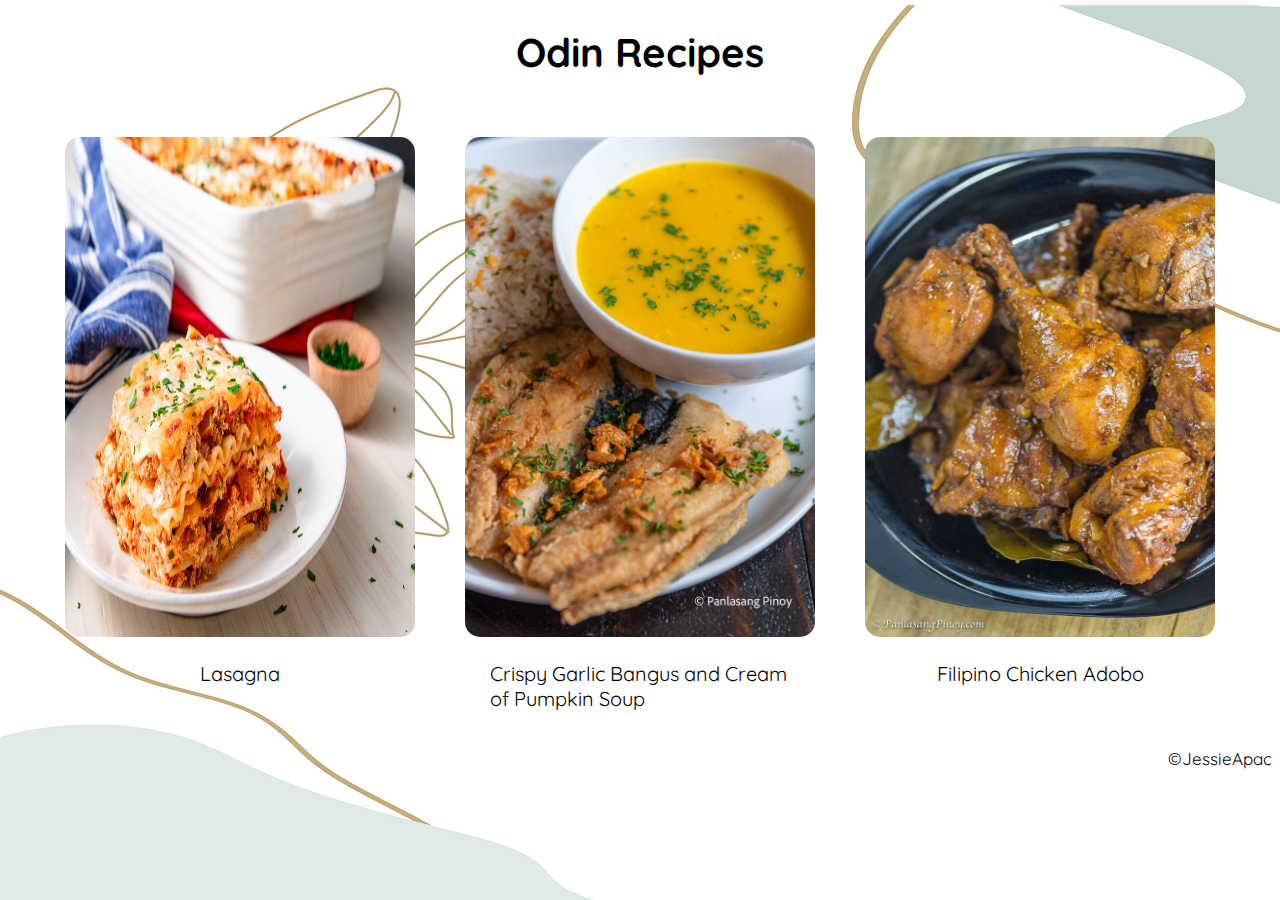
<file: index.html>
<!DOCTYPE html>
<html lang="en">
<head>
    <meta charset="UTF-8">
    <meta http-equiv="X-UA-Compatible" content="IE=edge">
    <meta name="viewport" content="width=device-width, initial-scale=1.0">
    <link rel="stylesheet" href="style.css">
    <title>iCook</title>
</head>
<body>
    <h1>Odin Recipes</h1>
    <div id="content">
        <div class="item">
            <a href="/recipe/lasagna_recipe.html"><img src="img/lasagna.jpg"></a>
            <p>Lasagna</p>
        </div>
        <div class="item">
            <a href="/recipe/bangus_recipe.html"><img src="img/bangus.jpg"></a>
            <p>Crispy Garlic Bangus and Cream of Pumpkin Soup</p>
        </div>
        <div class="item">
            <a href="/recipe/adobo_recipe.html"><img src="img/adobo.jpg"></a>
            <p>Filipino Chicken Adobo</p>
        </div>
    </div>
    <p class="copyright">©JessieApac</p>
</body>
</html>
</file>
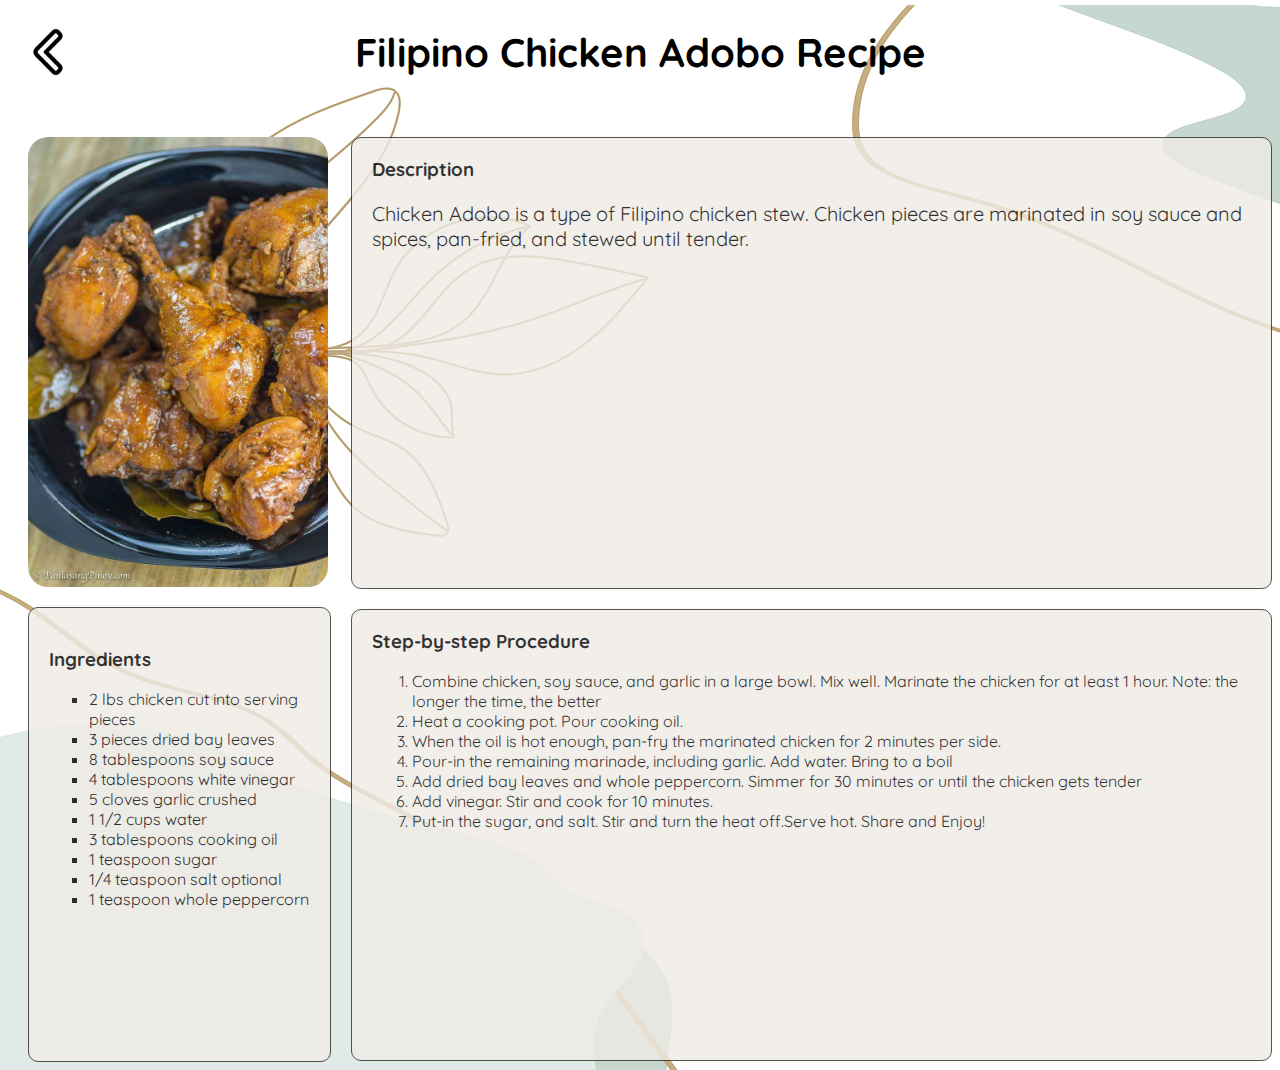
<file: recipe/adobo_recipe.html>
<!DOCTYPE html>
<html lang="en">
<head>
    <meta charset="UTF-8">
    <meta http-equiv="X-UA-Compatible" content="IE=edge">
    <meta name="viewport" content="width=device-width, initial-scale=1.0">
    <link rel="stylesheet" href="/style.css">
    <title>iCook - Filipino Chicken Adobo Recipe</title>
</head>
<body>
    <a href="/recipe/bangus_recipe.html"><img class="logo" src="/img/logo.png"></a>
    <a href="/index.html"><img class="logoright" src="/img/logo.png"></a>
    <h1>Filipino Chicken Adobo Recipe</h1>
    <div class="content">
        <div class="left">
            <img src="/img/adobo.jpg">
            <div class="ingredient-container">
                <h3>Ingredients</h3>
                <ul>
                    <li> 2 lbs chicken cut into serving pieces</li>
                    <li> 3 pieces dried bay leaves</li>
                    <li> 8 tablespoons soy sauce</li>
                    <li> 4 tablespoons white vinegar</li>
                    <li> 5 cloves garlic crushed</li>
                    <li> 1 1/2 cups water</li>
                    <li> 3 tablespoons cooking oil</li>
                    <li> 1 teaspoon sugar</li>
                    <li> 1/4 teaspoon salt optional</li>
                    <li> 1 teaspoon whole peppercorn</li>
                </ul>
            </div>
        </div>
        <div class="right">
            <div class="top-right">
                <h3>Description</h3>
                <p> Chicken Adobo is a type of Filipino chicken stew. Chicken pieces are marinated in soy sauce and spices, pan-fried, and stewed until tender.</p>
            </div>
            <div class="step-container">
                <h3>Step-by-step Procedure</h3>
                <ol>
                    <li>Combine chicken, soy sauce, and garlic in a large bowl. Mix well. Marinate the chicken for at least 1 hour. Note: the longer the time, the better</li>
                    <li>Heat a cooking pot. Pour cooking oil.</li>
                    <li>When the oil is hot enough, pan-fry the marinated chicken for 2 minutes per side.</li>
                    <li>Pour-in the remaining marinade, including garlic. Add water. Bring to a boil</li>
                    <li>Add dried bay leaves and whole peppercorn. Simmer for 30 minutes or until the chicken gets tender</li>
                    <li>Add vinegar. Stir and cook for 10 minutes.</li>
                    <li>Put-in the sugar, and salt. Stir and turn the heat off.Serve hot. Share and Enjoy!</li>
                </ol>
            </div>
    </div>
</body>
</html>
</file>
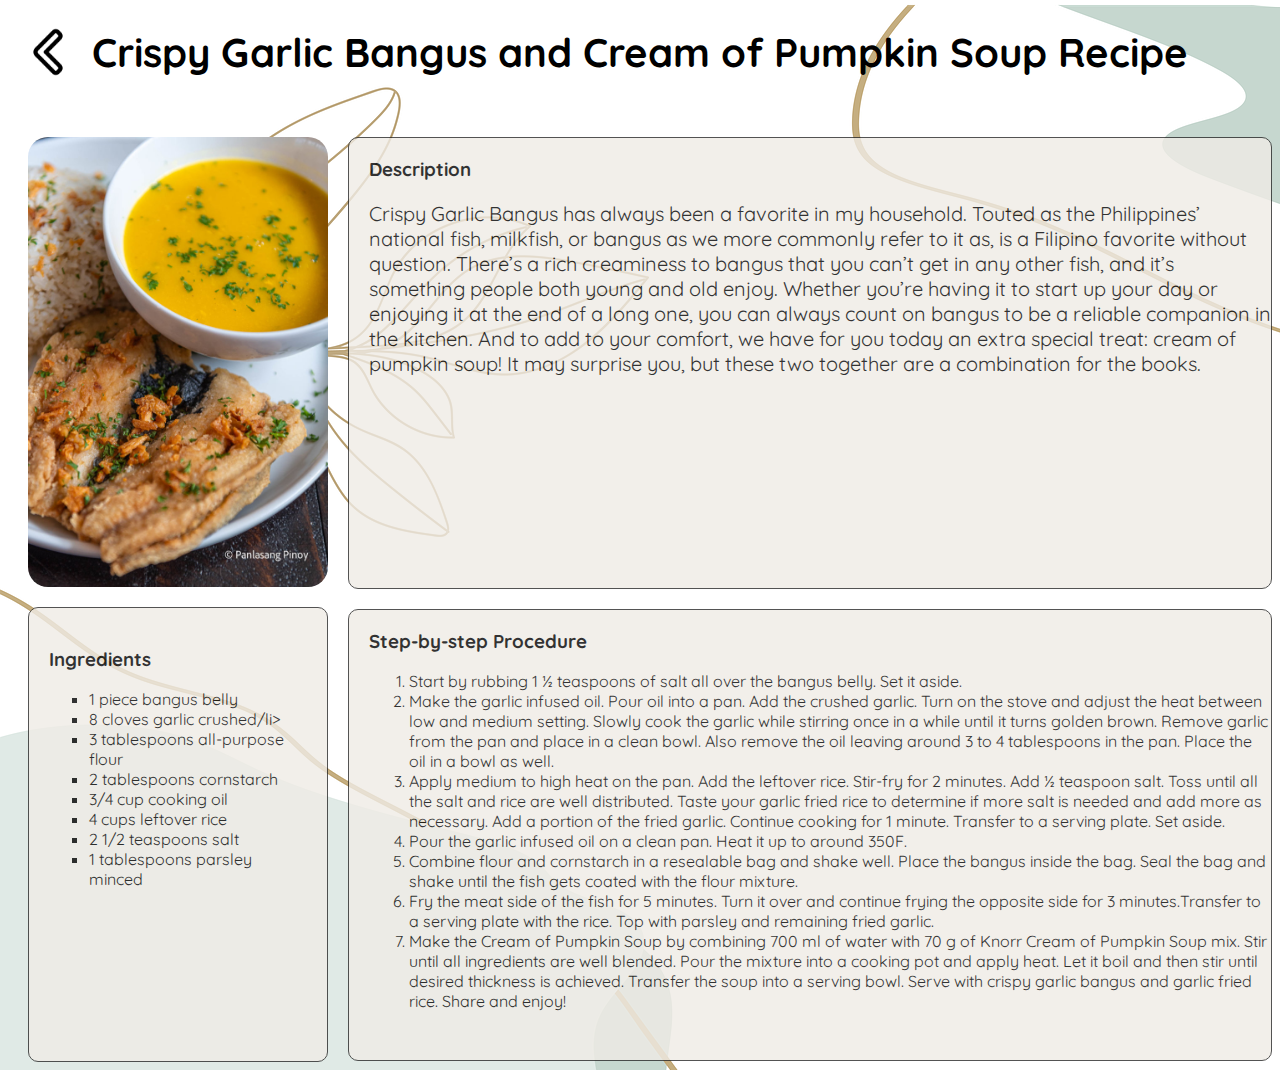
<file: recipe/bangus_recipe.html>
<!DOCTYPE html>
<html lang="en">
<head>
    <meta charset="UTF-8">
    <meta http-equiv="X-UA-Compatible" content="IE=edge">
    <meta name="viewport" content="width=device-width, initial-scale=1.0">
    <link rel="stylesheet" href="/style.css">
    <title>iCook - Crispy Garlic Bangus and Cream of Pumpkin Soup Recipe</title>
</head>
<body>
    <a href="/recipe/lasagna_recipe.html"><img class="logo" src="/img/logo.png"></a>
    <a href="/recipe/adobo_recipe.html"><img class="logoright" src="/img/logo.png"></a>
    <h1>Crispy Garlic Bangus and Cream of Pumpkin Soup Recipe</h1>
    <div class="content">
        <div class="left">
            <img src="/img/bangus.jpg">
            <div class="ingredient-container">
                <h3>Ingredients</h3>
                <ul>
                    <li> 1 piece bangus belly</li>
                    <li> 8 cloves garlic crushed/li>
                    <li> 3 tablespoons all-purpose flour </li>
                    <li> 2 tablespoons cornstarch</li>
                    <li> 3/4 cup cooking oil</li>
                    <li> 4 cups leftover rice </li>
                    <li> 2 1/2 teaspoons salt</li>
                    <li> 1 tablespoons parsley minced</li>
                </ul>
            </div>
        </div>
        <div class="right">
            <div class="top-right">
                <h3>Description</h3>
                <p>Crispy Garlic Bangus has always been a favorite in my household. Touted as the Philippines’ national fish, milkfish, or bangus as we more commonly refer to it as, is a Filipino favorite without question. There’s a rich creaminess to bangus that you can’t get in any other fish, and it’s something people both young and old enjoy. Whether you’re having it to start up your day or enjoying it at the end of a long one, you can always count on bangus to be a reliable companion in the kitchen. And to add to your comfort, we have for you today an extra special treat: cream of pumpkin soup! It may surprise you, but these two together are a combination for the books.</p>
            </div>
            <div class="step-container">
                <h3>Step-by-step Procedure</h3>
                <ol>
                    <li>Start by rubbing 1 ½ teaspoons of salt all over the bangus belly. Set it aside.</li>
                    <li>Make the garlic infused oil. Pour oil into a pan. Add the crushed garlic. Turn on the stove and adjust the heat between low and medium setting. Slowly cook the garlic while stirring once in a while until it turns golden brown. Remove garlic from the pan and place in a clean bowl. Also remove the oil leaving around 3 to 4 tablespoons in the pan. Place the oil in a bowl as well.</li>
                    <li>Apply medium to high heat on the pan. Add the leftover rice. Stir-fry for 2 minutes. Add ½ teaspoon salt. Toss until all the salt and rice are well distributed. Taste your garlic fried rice to determine if more salt is needed and add more as necessary. Add a portion of the fried garlic. Continue cooking for 1 minute. Transfer to a serving plate. Set aside.</li>
                    <li>Pour the garlic infused oil on a clean pan. Heat it up to around 350F.</li>
                    <li>Combine flour and cornstarch in a resealable bag and shake well. Place the bangus inside the bag. Seal the bag and shake until the fish gets coated with the flour mixture.</li>
                    <li>Fry the meat side of the fish for 5 minutes. Turn it over and continue frying the opposite side for 3 minutes.Transfer to a serving plate with the rice. Top with parsley and remaining fried garlic.</li>
                    <li>Make the Cream of Pumpkin Soup by combining 700 ml of water with 70 g of Knorr Cream of Pumpkin Soup mix. Stir until all ingredients are well blended. Pour the mixture into a cooking pot and apply heat. Let it boil and then stir until desired thickness is achieved. Transfer the soup into a serving bowl. Serve with crispy garlic bangus and garlic fried rice. Share and enjoy!</li>
                </ol>
            </div>
    </div>
</body>
</html>
</file>
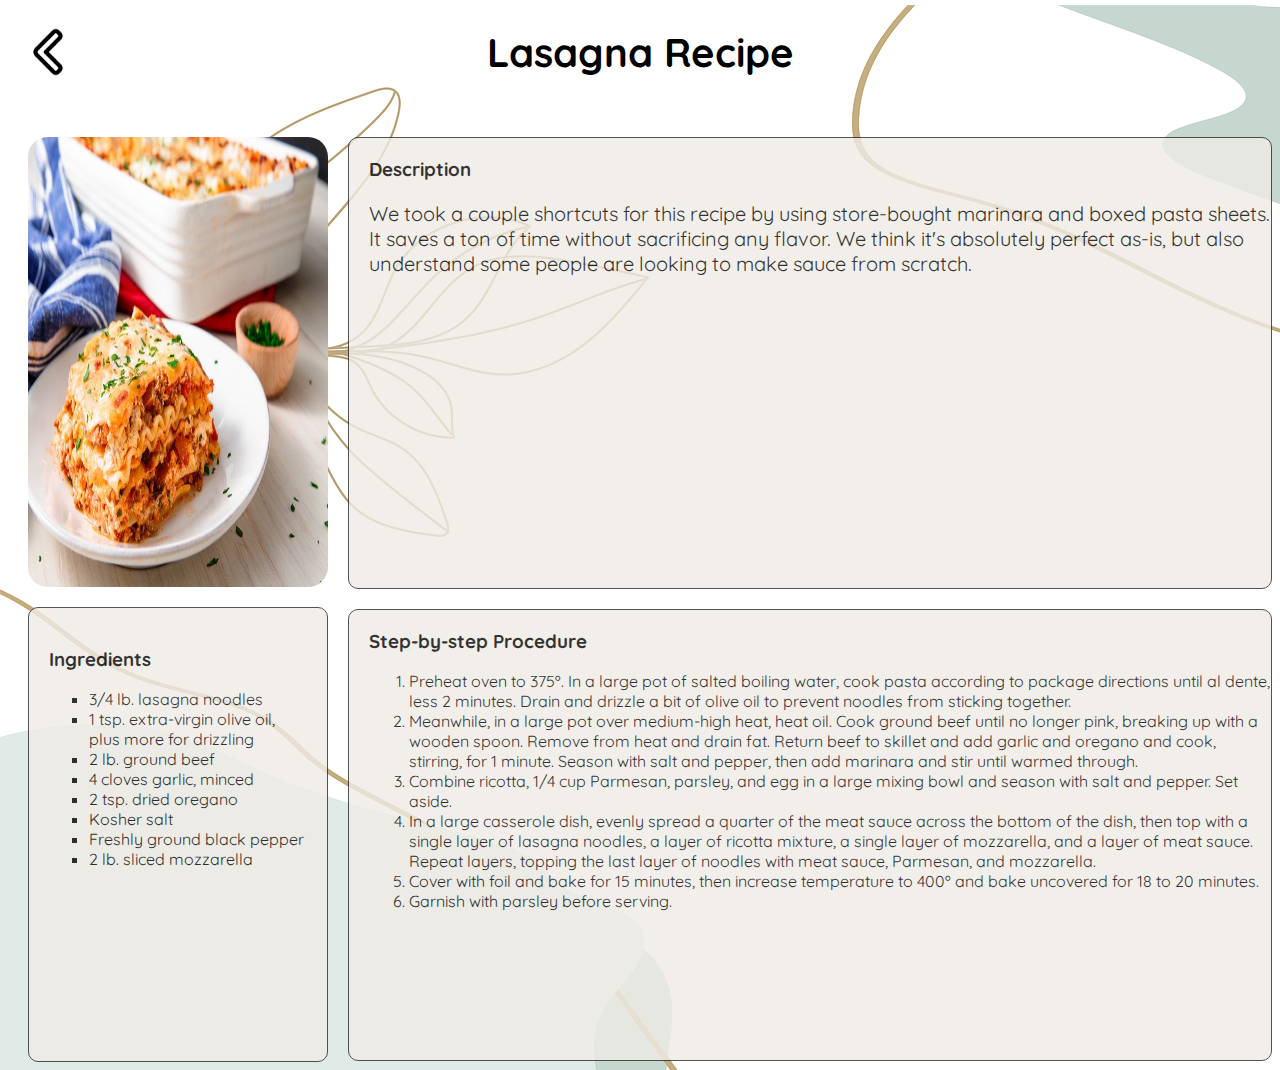
<file: recipe/lasagna_recipe.html>
<!DOCTYPE html>
<html lang="en">
<head>
    <meta charset="UTF-8">
    <meta http-equiv="X-UA-Compatible" content="IE=edge">
    <meta name="viewport" content="width=device-width, initial-scale=1.0">
    <link rel="stylesheet" href="/style.css">
    <title>iCook - Lasagna Recipe</title>
</head>
<body>
    <a href="/index.html"><img class="logo" src="/img/logo.png"></a>
    <a href="/recipe/bangus_recipe.html"><img class="logoright" src="/img/logo.png"></a>
    <h1>Lasagna Recipe</h1>
    <div class="content">
        <div class="left">
            <img src="/img/lasagna.jpg">
            <div class="ingredient-container">
                <h3>Ingredients</h3>
                <ul>
                    <li> 3/4 lb. lasagna noodles </li>
                    <li> 1 tsp. extra-virgin olive oil, plus more for drizzling </li>
                    <li> 2 lb. ground beef </li>
                    <li> 4 cloves garlic, minced </li>
                    <li> 2 tsp. dried oregano </li>
                    <li> Kosher salt </li>
                    <li> Freshly ground black pepper </li>
                    <li> 2 lb. sliced mozzarella </li>
                </ul>
            </div>
        </div>
        <div class="right">
            <div class="top-right">
                <h3>Description</h3>
                <p>We took a couple shortcuts for this recipe by using store-bought marinara and boxed pasta sheets. It saves a ton of time without sacrificing any flavor. We think it's absolutely perfect as-is, but also understand some people are looking to make sauce from scratch. </p>
            </div>
            <div class="step-container">
                <h3>Step-by-step Procedure</h3>
                <ol>
                    <li>Preheat oven to 375º. In a large pot of salted boiling water, cook pasta according to package directions until al dente, less 2 minutes. Drain and drizzle a bit of olive oil to prevent noodles from sticking together. </li>
                    <li>Meanwhile, in a large pot over medium-high heat, heat oil. Cook ground beef until no longer pink, breaking up with a wooden spoon. Remove from heat and drain fat. Return beef to skillet and add garlic and oregano and cook, stirring, for 1 minute. Season with salt and pepper, then add marinara and stir until warmed through. </li>
                    <li>Combine ricotta, 1/4 cup Parmesan, parsley, and egg in a large mixing bowl and season with salt and pepper. Set aside.</li>
                    <li>In a large casserole dish, evenly spread a quarter of the meat sauce across the bottom of the dish, then top with a single layer of lasagna noodles, a layer of ricotta mixture, a single layer of mozzarella, and a layer of meat sauce. Repeat layers, topping the last layer of noodles with meat sauce, Parmesan, and mozzarella. </li>
                    <li>Cover with foil and bake for 15 minutes, then increase temperature to 400º and bake uncovered for 18 to 20 minutes.</li>
                    <li>Garnish with parsley before serving. </li>
                </ol>
            </div>
    </div>
</body>
</html>
</file>
<file: style.css>
@import url('https://fonts.googleapis.com/css2?family=Quicksand:wght@300&display=swap');

html {
font-family: 'Quicksand', sans-serif;
background-image: url(/img/bg.png);
}

h1 {
    text-align: center;
    font-size: 40px;
    margin-bottom: 60px;
}
p {
    font-size: 20px;
}
#content img{
    width: 350px;
    height: 500px;
    border-radius: 15px;
}
#content{
    display:flex;
    flex-direction: row;
    justify-content: center;
    gap:100px;
}

.logo{
    position: absolute;
    margin-left: 15px;
    width:50px;
    height:50px;
}

.logoright{
    position: absolute;
    margin-left: 15px;
    width:50px;
    height:50px;
    left:1285px;
    transform: scaleX(-1);
}

.logoright:hover{
    transform: scale(-1.15);
}
.logo:hover{
    transform: scale(1.15);
}

.item{
    display: flex;
    flex-direction: column;
    width: 300px;
    align-items: center;
}

.item img:hover{
    transform: scale(1.05);
    border-radius: 15px;
    box-shadow: 0 0 5px rgb(100, 74, 36);
}

.left img{
    border-radius: 20px;
    width: 300px;
    height: 450px;
}

.left{
    display:flex;
    flex-direction: column;
    gap: 20px;
    padding-left: 20px;
    width: 420px;
    height:925px;
}
.content{
    gap:20px;
    display: flex;
}

.top-right{
    background-color: rgb(240, 236, 230);
    opacity: 0.8;
    padding: 0 0 0 20px;
    border-radius: 10px;
    border:1px solid rgb(41, 41, 41);
    height:450px;
}
ul{
    list-style-type:square;
}

.ingredient-container{
    border-radius: 10px;
    border:1px solid rgb(41, 41, 41);
    background-color: rgb(240, 236, 230);
    opacity: 0.8;
    padding:20px;
    flex-grow: 3;
}

.step-container{
    background-color: rgb(240, 236, 230);
    opacity: 0.8;
    margin-top: 20px;
    padding: 0 0 0 20px;
    border-radius: 10px;
    border:1px solid rgb(41, 41, 41);
    height:450px;
}

.copyright{
    text-align: right;
    font-size: 17px;
}
</file>
